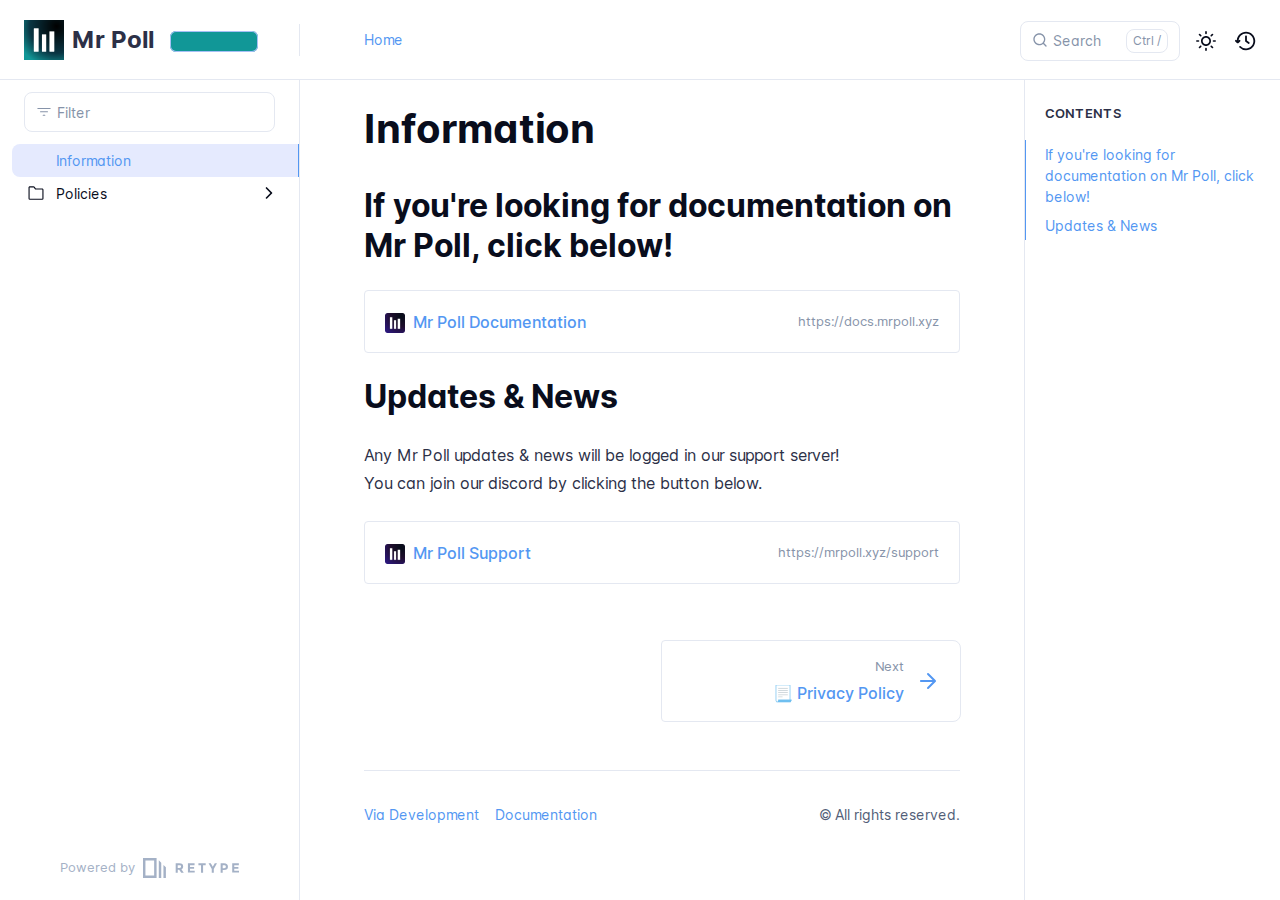
<file: index.html>
<!DOCTYPE html>
<html lang="en" class="h-full">
<head>
    <script defer data-domain="domain1.com,domain2.com" src="https://plausible.example.com/js/script.js"></script>

    <meta charset="UTF-8">
    <meta name="viewport" content="width=device-width,initial-scale=1">
    <meta name="turbo-cache-control" content="no-cache" data-turbo-track="reload" data-track-token="3.11.0.806527316537">

    <!-- See retype.com -->
    <meta name="generator" content="Retype 3.11.0">

    <!-- Primary Meta Tags -->
    <title>Information | Widgets</title>
    <meta name="title" content="Information | Widgets">
    <meta name="description" content="Mr Poll Documentation">

    <!-- Canonical -->
    <link rel="canonical" href="https://info.mrpoll.xyz/">

    <!-- Open Graph / Facebook -->
    <meta property="og:type" content="website">
    <meta property="og:url" content="https://info.mrpoll.xyz/">
    <meta property="og:title" content="Information | Widgets">
    <meta property="og:description" content="Mr Poll Documentation">

    <!-- Twitter -->
    <meta property="twitter:card" content="summary_large_image">
    <meta property="twitter:url" content="https://info.mrpoll.xyz/">
    <meta property="twitter:title" content="Information | Widgets">
    <meta property="twitter:description" content="Mr Poll Documentation">

    <script data-cfasync="false">(function(){var cl=document.documentElement.classList,ls=localStorage.getItem("retype_scheme"),hd=cl.contains("dark"),hl=cl.contains("light"),wm=window.matchMedia&&window.matchMedia("(prefers-color-scheme: dark)").matches;if(ls==="dark"||(!ls&&wm&&!hd&&!hl)){cl.remove("light");cl.add("dark")}else if(ls==="light"||(!ls&&!wm&&!hd&&!hl)){cl.remove("dark");cl.add("light")}})();</script>

    <link href="logo.png" rel="icon">
    <link href="resources/css/retype.css?v=3.11.0.806527316537" rel="stylesheet">

    <script data-cfasync="false" src="resources/js/config.js?v=3.11.0.806527316537" data-turbo-eval="false" defer></script>
    <script data-cfasync="false" src="resources/js/retype.js?v=3.11.0" data-turbo-eval="false" defer></script>
    <script id="lunr-js" data-cfasync="false" src="resources/js/lunr.js?v=3.11.0.806527316537" data-turbo-eval="false" defer></script>
</head>
<body>
    <div id="retype-app" class="relative text-base antialiased text-base-text bg-base-bg font-body">
        <div class="absolute bottom-0 left-0" style="top: 5rem; right: 50%"></div>
    
        <header id="retype-header" class="sticky top-0 z-30 flex w-full h-16 bg-header-bg border-b border-header-border md:h-20">
            <div class="container relative flex items-center justify-between pr-6 grow md:justify-start">
                <!-- Mobile menu button skeleton -->
                <button v-cloak class="skeleton retype-mobile-menu-button flex items-center justify-center shrink-0 overflow-hidden dark:text-white focus:outline-none rounded-full w-10 h-10 ml-3.5 md:hidden"><svg xmlns="http://www.w3.org/2000/svg" class="mb-px shrink-0" width="24" height="24" viewBox="0 0 24 24" role="presentation" style="margin-bottom: 0px;"><g fill="currentColor"><path d="M2 4h20v2H2zM2 11h20v2H2zM2 18h20v2H2z"></path></g></svg></button>
                <div v-cloak id="retype-sidebar-left-toggle-button"></div>
        
                <!-- Logo -->
                <div class="flex items-center justify-between h-full py-2 md:w-75">
                    <div class="flex items-center px-2 md:px-6">
                        <a id="retype-branding-logo" href="" class="flex items-center leading-snug text-2xl">
                            <span class="w-10 mr-2 grow-0 shrink-0 overflow-hidden">
                                <img class="max-h-10 dark:hidden md:inline-block" src="logo.png">
                                <img class="max-h-10 hidden dark:inline-block" src="logo.png">
                            </span>
                            <span class="dark:text-white font-bold line-clamp-1 md:line-clamp-2">Mr Poll</span>
                        </a><span id="retype-branding-label" class="inline-flex mt-1 px-2 py-1 ml-4 text-xs font-medium leading-none items-center rounded-md bg-branding-label-bg text-branding-label-text ring-1 ring-branding-label-border ring-inset md:inline-block">Information</span>
                    </div>
        
                    <span class="hidden h-8 border-r md:inline-block border-base-border"></span>
                </div>
        
                <div class="flex justify-between md:grow">
                    <!-- Top Nav -->
                    <nav id="retype-header-nav" class="hidden md:flex">
                        <ul class="flex flex-col mb-4 md:pl-16 md:mb-0 md:flex-row md:items-center">
                            <li class="mr-6">
                                <a class="py-2 md:mb-0 inline-flex items-center text-sm whitespace-nowrap transition-colors duration-200 ease-linear md:text-header-text font-header-text-weight hover:text-header-text-hover" href="https://info.mrpoll.xyz" target="_blank">Home</a>
                            </li>
        
                        </ul>
                    </nav>
        
                    <!-- Header Right Skeleton -->
                    <div v-cloak class="flex justify-end grow skeleton">
        
                        <!-- Search input mock -->
                        <div class="relative hidden w-40 lg:block lg:max-w-sm lg:ml-auto">
                            <div class="absolute flex items-center justify-center h-full pl-3 dark:text-dark-300">
                                <svg xmlns="http://www.w3.org/2000/svg" class="icon-base" width="16" height="16" viewBox="0 0 24 24" aria-labelledby="icon" role="presentation" style="margin-bottom: 1px;"><g fill="currentColor" ><path d="M21.71 20.29l-3.68-3.68A8.963 8.963 0 0020 11c0-4.96-4.04-9-9-9s-9 4.04-9 9 4.04 9 9 9c2.12 0 4.07-.74 5.61-1.97l3.68 3.68c.2.19.45.29.71.29s.51-.1.71-.29c.39-.39.39-1.03 0-1.42zM4 11c0-3.86 3.14-7 7-7s7 3.14 7 7c0 1.92-.78 3.66-2.04 4.93-.01.01-.02.01-.02.01-.01.01-.01.01-.01.02A6.98 6.98 0 0111 18c-3.86 0-7-3.14-7-7z" ></path></g></svg>
                            </div>
                            <input class="w-full h-10 placeholder-search-placeholder transition-colors duration-200 ease-in bg-search-bg border border-transparent rounded md:text-sm hover:border-search-border-hover focus:outline-none focus:border-search-border-focus" style="padding: 0.625rem 0.75rem 0.625rem 2rem" type="text" placeholder="Search">
                        </div>
        
                        <!-- Mobile search button -->
                        <div class="flex items-center justify-center w-10 h-10 lg:hidden">
                            <svg xmlns="http://www.w3.org/2000/svg" class="shrink-0 icon-base" width="20" height="20" viewBox="0 0 24 24" aria-labelledby="icon" role="presentation" style="margin-bottom: 0px;"><g fill="currentColor" ><path d="M21.71 20.29l-3.68-3.68A8.963 8.963 0 0020 11c0-4.96-4.04-9-9-9s-9 4.04-9 9 4.04 9 9 9c2.12 0 4.07-.74 5.61-1.97l3.68 3.68c.2.19.45.29.71.29s.51-.1.71-.29c.39-.39.39-1.03 0-1.42zM4 11c0-3.86 3.14-7 7-7s7 3.14 7 7c0 1.92-.78 3.66-2.04 4.93-.01.01-.02.01-.02.01-.01.01-.01.01-.01.02A6.98 6.98 0 0111 18c-3.86 0-7-3.14-7-7z" ></path></g></svg>
                        </div>
        
                        <!-- Dark mode switch placeholder -->
                        <div class="w-10 h-10 lg:ml-2"></div>
        
                        <!-- History button -->
                        <div class="flex items-center justify-center w-10 h-10" style="margin-right: -0.625rem;">
                            <svg xmlns="http://www.w3.org/2000/svg" class="shrink-0 icon-base" width="22" height="22" viewBox="0 0 24 24" aria-labelledby="icon" role="presentation" style="margin-bottom: 0px;"><g fill="currentColor" ><g ><path d="M12.01 6.01c-.55 0-1 .45-1 1V12a1 1 0 00.4.8l3 2.22a.985.985 0 001.39-.2.996.996 0 00-.21-1.4l-2.6-1.92V7.01c.02-.55-.43-1-.98-1z"></path><path d="M12.01 1.91c-5.33 0-9.69 4.16-10.05 9.4l-.29-.26a.997.997 0 10-1.34 1.48l1.97 1.79c.19.17.43.26.67.26s.48-.09.67-.26l1.97-1.79a.997.997 0 10-1.34-1.48l-.31.28c.34-4.14 3.82-7.41 8.05-7.41 4.46 0 8.08 3.63 8.08 8.09s-3.63 8.08-8.08 8.08c-2.18 0-4.22-.85-5.75-2.4a.996.996 0 10-1.42 1.4 10.02 10.02 0 007.17 2.99c5.56 0 10.08-4.52 10.08-10.08.01-5.56-4.52-10.09-10.08-10.09z"></path></g></g></svg>
                        </div>
                    </div>
        
                    <div v-cloak class="flex justify-end grow">
                        <div id="retype-mobile-search-button"></div>
                        <doc-search-desktop></doc-search-desktop>
        
                        <doc-theme-switch class="lg:ml-2"></doc-theme-switch>
                        <doc-history></doc-history>
                    </div>
                </div>
            </div>
        </header>
    
    
        <div id="retype-container" class="container relative flex bg-white">
            <!-- Sidebar Skeleton -->
            <div v-cloak class="fixed flex flex-col shrink-0 duration-300 ease-in-out bg-sidebar-left-bg border-sidebar-left-border sidebar top-20 w-75 border-r h-screen md:sticky transition-transform skeleton">
            
                <div class="flex items-center h-16 px-6">
                    <input class="w-full h-8 px-3 py-2 transition-colors duration-200 ease-linear bg-filter-bg border border-filter-border rounded shadow-none text-sm focus:outline-none focus:border-filter-border-focus" type="text" placeholder="Filter">
                </div>
            
                <div class="pl-6 mt-1 mb-4">
                    <div class="w-32 h-3 mb-4 bg-skeleton-bg rounded-full loading"></div>
                    <div class="w-48 h-3 mb-4 bg-skeleton-bg rounded-full loading"></div>
                    <div class="w-40 h-3 mb-4 bg-skeleton-bg rounded-full loading"></div>
                    <div class="w-32 h-3 mb-4 bg-skeleton-bg rounded-full loading"></div>
                    <div class="w-48 h-3 mb-4 bg-skeleton-bg rounded-full loading"></div>
                    <div class="w-40 h-3 mb-4 bg-skeleton-bg rounded-full loading"></div>
                </div>
            
                <div class="shrink-0 mt-auto bg-transparent dark:border-base-border">
                    <a class="flex items-center justify-center flex-nowrap h-16 text-gray-350 dark:text-dark-400 hover:text-gray-600 dark:hover:text-dark-300 transition-colors duration-150 ease-in docs-powered-by" target="_blank" href="https://retype.com/" rel="noopener">
                        <span class="text-xs whitespace-nowrap">Powered by</span>
                        <svg xmlns="http://www.w3.org/2000/svg" class="ml-2" fill="currentColor" width="96" height="20" overflow="visible"><path d="M0 0v20h13.59V0H0zm11.15 17.54H2.44V2.46h8.71v15.08zM15.8 20h2.44V4.67L15.8 2.22zM20.45 6.89V20h2.44V9.34z"/><g><path d="M40.16 8.44c0 1.49-.59 2.45-1.75 2.88l2.34 3.32h-2.53l-2.04-2.96h-1.43v2.96h-2.06V5.36h3.5c1.43 0 2.46.24 3.07.73s.9 1.27.9 2.35zm-2.48 1.1c.26-.23.38-.59.38-1.09 0-.5-.13-.84-.4-1.03s-.73-.28-1.39-.28h-1.54v2.75h1.5c.72 0 1.2-.12 1.45-.35zM51.56 5.36V7.2h-4.59v1.91h4.13v1.76h-4.13v1.92h4.74v1.83h-6.79V5.36h6.64zM60.09 7.15v7.48h-2.06V7.15h-2.61V5.36h7.28v1.79h-2.61zM70.81 14.64h-2.06v-3.66l-3.19-5.61h2.23l1.99 3.45 1.99-3.45H74l-3.19 5.61v3.66zM83.99 6.19c.65.55.97 1.4.97 2.55s-.33 1.98-1 2.51-1.68.8-3.04.8h-1.23v2.59h-2.06V5.36h3.26c1.42 0 2.45.28 3.1.83zm-1.51 3.65c.25-.28.37-.69.37-1.22s-.16-.92-.48-1.14c-.32-.23-.82-.34-1.5-.34H79.7v3.12h1.38c.68 0 1.15-.14 1.4-.42zM95.85 5.36V7.2h-4.59v1.91h4.13v1.76h-4.13v1.92H96v1.83h-6.79V5.36h6.64z"/></g></svg>
                    </a>
                </div>
            </div>
            
            <!-- Sidebar component -->
            <doc-sidebar v-cloak>
                <template #sidebar-footer>
                    <div class="shrink-0 mt-auto border-t md:bg-transparent md:border-none dark:border-base-border">
            
                        <div class="py-3 px-6 md:hidden border-b dark:border-base-border">
                            <nav>
                                <ul class="flex flex-wrap justify-center items-center">
                                    <li class="mr-6">
                                        <a class="block py-1 inline-flex items-center text-sm whitespace-nowrap transition-colors duration-200 ease-linear md:text-header-text font-header-text-weight hover:text-header-text-hover" href="https://info.mrpoll.xyz" target="_blank">Home</a>
                                    </li>
            
                                </ul>
                            </nav>
                        </div>
            
                        <a class="flex items-center justify-center flex-nowrap h-16 text-gray-350 dark:text-dark-400 hover:text-gray-600 dark:hover:text-dark-300 transition-colors duration-150 ease-in docs-powered-by" target="_blank" href="https://retype.com/" rel="noopener">
                            <span class="text-xs whitespace-nowrap">Powered by</span>
                            <svg xmlns="http://www.w3.org/2000/svg" class="ml-2" fill="currentColor" width="96" height="20" overflow="visible"><path d="M0 0v20h13.59V0H0zm11.15 17.54H2.44V2.46h8.71v15.08zM15.8 20h2.44V4.67L15.8 2.22zM20.45 6.89V20h2.44V9.34z"/><g><path d="M40.16 8.44c0 1.49-.59 2.45-1.75 2.88l2.34 3.32h-2.53l-2.04-2.96h-1.43v2.96h-2.06V5.36h3.5c1.43 0 2.46.24 3.07.73s.9 1.27.9 2.35zm-2.48 1.1c.26-.23.38-.59.38-1.09 0-.5-.13-.84-.4-1.03s-.73-.28-1.39-.28h-1.54v2.75h1.5c.72 0 1.2-.12 1.45-.35zM51.56 5.36V7.2h-4.59v1.91h4.13v1.76h-4.13v1.92h4.74v1.83h-6.79V5.36h6.64zM60.09 7.15v7.48h-2.06V7.15h-2.61V5.36h7.28v1.79h-2.61zM70.81 14.64h-2.06v-3.66l-3.19-5.61h2.23l1.99 3.45 1.99-3.45H74l-3.19 5.61v3.66zM83.99 6.19c.65.55.97 1.4.97 2.55s-.33 1.98-1 2.51-1.68.8-3.04.8h-1.23v2.59h-2.06V5.36h3.26c1.42 0 2.45.28 3.1.83zm-1.51 3.65c.25-.28.37-.69.37-1.22s-.16-.92-.48-1.14c-.32-.23-.82-.34-1.5-.34H79.7v3.12h1.38c.68 0 1.15-.14 1.4-.42zM95.85 5.36V7.2h-4.59v1.91h4.13v1.76h-4.13v1.92H96v1.83h-6.79V5.36h6.64z"/></g></svg>
                        </a>
                    </div>
                </template>
            </doc-sidebar>
    
            <div class="grow min-w-0 bg-body-bg">
                <!-- Render "toolbar" template here on api pages --><!-- Render page content -->
                <div class="flex">
                    <div id="retype-main" class="min-w-0 p-4 grow md:px-16">
                        <main class="relative pb-12 lg:pt-2">
                            <div class="retype-markdown" id="retype-content">
                                <!-- Rendered if sidebar right is enabled -->
                                <div id="retype-sidebar-right-toggle"></div>
                                <!-- Page content  -->
<doc-anchor-target id="information" class="break-words">
    <h1>
        <doc-anchor-trigger class="header-anchor-trigger" to="#information">#</doc-anchor-trigger>
        <span>Information</span>
    </h1>
</doc-anchor-target>
<doc-anchor-target id="if-youre-looking-for-documentation-on-mr-poll-click-below">
    <h2>
        <doc-anchor-trigger class="header-anchor-trigger" to="#if-youre-looking-for-documentation-on-mr-poll-click-below">#</doc-anchor-trigger>
        <span>If you&#x27;re looking for documentation on Mr Poll, click below!</span>
    </h2>
</doc-anchor-target>
<p>
<div class="mb-6 px-5 py-4 flex justify-between relative border border-base-border hover:border-base-border-hover rounded transition-colors duration-150">
    <div class="flex items-center text-base-500">
        <span class="inline-block mb-px">
            <img width="20" src="bot.png">
        </span>
        <span class="inline-block font-medium ml-2">Mr Poll Documentation</span>
    </div>
    <div class="flex items-center text-xs text-gray-400 dark:text-dark-400">
        <span>https://docs.mrpoll.xyz</span>
    </div>
    <a href="https://docs.mrpoll.xyz" class="absolute block inset-0"></a>
</div>
</p>
<doc-anchor-target id="updates--news">
    <h2>
        <doc-anchor-trigger class="header-anchor-trigger" to="#updates--news">#</doc-anchor-trigger>
        <span>Updates &amp; News</span>
    </h2>
</doc-anchor-target>
<p>Any Mr Poll updates &amp; news will be logged in our support server! <br />
You can join our discord by clicking the button below. </p>
<p>
<div class="mb-6 px-5 py-4 flex justify-between relative border border-base-border hover:border-base-border-hover rounded transition-colors duration-150">
    <div class="flex items-center text-base-500">
        <span class="inline-block mb-px">
            <img width="20" src="bot.png">
        </span>
        <span class="inline-block font-medium ml-2">Mr Poll Support</span>
    </div>
    <div class="flex items-center text-xs text-gray-400 dark:text-dark-400">
        <span>https://mrpoll.xyz/support</span>
    </div>
    <a href="https://mrpoll.xyz/support" class="absolute block inset-0"></a>
</div>
</p>

                                
                                <!-- Required only on API pages -->
                                <doc-toolbar-member-filter-no-results></doc-toolbar-member-filter-no-results>
                            </div>
                            <footer id="retype-content-footer" class="clear-both">
                            
                                <nav id="retype-nextprev" class="print:hidden flex mt-14">
                                    <div class="w-1/2">
                                    </div>
                            
                                    <div class="w-1/2">
                                        <a class="px-5 py-4 -mx-px h-full flex items-center justify-end break-normal font-medium text-body-link border border-base-border hover:border-base-border-hover rounded-l rounded-r-lg transition-colors duration-150 relative hover:z-5" href="policies/mr-poll-privacy/">
                                            <span>
                                                <span class="block text-xs font-normal text-right text-base-text-muted">Next</span>
                                                <span class="block mt-1">📃 Privacy Policy</span>
                                            </span>
                                            <svg xmlns="http://www.w3.org/2000/svg" class="ml-3" width="24" height="24" viewBox="0 0 24 24" fill="currentColor" overflow="visible"><path d="M19.92 12.38a1 1 0 00-.22-1.09l-7-7a.996.996 0 10-1.41 1.41l5.3 5.3H5c-.55 0-1 .45-1 1s.45 1 1 1h11.59l-5.29 5.29a.996.996 0 000 1.41c.19.2.44.3.7.3s.51-.1.71-.29l7-7c.09-.09.16-.21.21-.33z" /><path fill="none" d="M0 0h24v24H0z" /></svg>
                                        </a>
                                    </div>
                                </nav>
                            </footer>
                        </main>
                
                        <div id="retype-page-footer" class="print:border-none border-t border-base-border pt-6 mb-8">
                            <footer class="flex flex-wrap items-center justify-between print:justify-center">
                                <div id="retype-footer-links" class="print:hidden">
                                    <ul class="flex flex-wrap items-center text-sm">
                                        <li>
                                            <a class="block mr-4 py-2 text-sm whitespace-nowrap transition-colors duration-200 ease-linear text-footer-link hover:text-footer-link-hover md:mb-0" href="https://viadev.xyz/">Via Development</a>
                                        </li>
                                        <li>
                                            <a class="block mr-4 py-2 text-sm whitespace-nowrap transition-colors duration-200 ease-linear text-footer-link hover:text-footer-link-hover md:mb-0" href="https://docs.mrpoll.xyz">Documentation</a>
                                        </li>
                                    </ul>
                                </div>
                                <div id="retype-copyright" class="print:justify-center py-2 text-footer-text font-footer-link-weight text-sm leading-relaxed"><p>© All rights reserved.</p></div>
                            </footer>
                        </div>
                    </div>
                
                    <!-- Rendered if sidebar right is enabled -->
                    <!-- Sidebar right skeleton-->
                    <div v-cloak class="fixed top-0 bottom-0 right-0 translate-x-full bg-sidebar-right-bg border-sidebar-right-border lg:sticky lg:border-l lg:shrink-0 lg:pt-6 lg:transform-none sm:w-1/2 lg:w-64 lg:z-0 md:w-104 sidebar-right skeleton">
                        <div class="pl-5">
                            <div class="w-32 h-3 mb-4 bg-skeleton-bg rounded-full loading"></div>
                            <div class="w-48 h-3 mb-4 bg-skeleton-bg rounded-full loading"></div>
                            <div class="w-40 h-3 mb-4 bg-skeleton-bg rounded-full loading"></div>
                        </div>
                    </div>
                
                    <!-- User should be able to hide sidebar right -->
                    <doc-sidebar-right v-cloak></doc-sidebar-right>
                </div>

            </div>
        </div>
    
        <doc-search-mobile></doc-search-mobile>
        <doc-back-to-top></doc-back-to-top>
    </div>


    <div id="retype-overlay-target"></div>

    <script data-cfasync="false">window.__DOCS__ = { "title": "Information", isRoot: true, level: 0, icon: "file", hasPrism: false, hasMermaid: false, hasMath: false, tocDepth: 23 }</script>
</body>
</html>
</file>
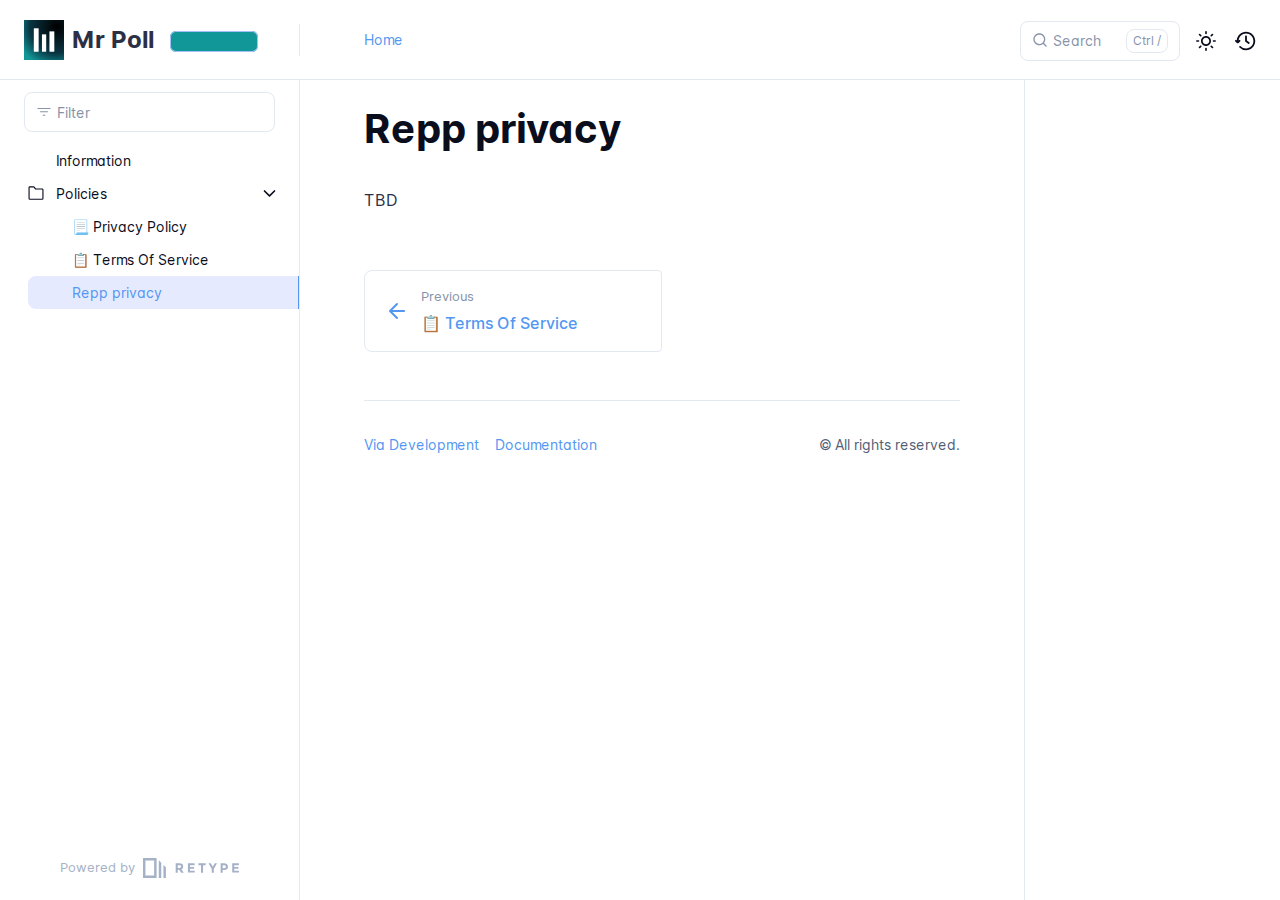
<file: policies/repp-privacy/index.html>
<!DOCTYPE html>
<html lang="en" class="h-full">
<head>
    <script defer data-domain="domain1.com,domain2.com" src="https://plausible.example.com/js/script.js"></script>

    <meta charset="UTF-8">
    <meta name="viewport" content="width=device-width,initial-scale=1">
    <meta name="turbo-cache-control" content="no-cache" data-turbo-track="reload" data-track-token="3.11.0.806388143033">

    <!-- See retype.com -->
    <meta name="generator" content="Retype 3.11.0">

    <!-- Primary Meta Tags -->
    <title>Repp privacy | Widgets</title>
    <meta name="title" content="Repp privacy | Widgets">
    <meta name="description" content="TBD">

    <!-- Canonical -->
    <link rel="canonical" href="https://info.mrpoll.xyz/policies/repp-privacy/">

    <!-- Open Graph / Facebook -->
    <meta property="og:type" content="website">
    <meta property="og:url" content="https://info.mrpoll.xyz/policies/repp-privacy/">
    <meta property="og:title" content="Repp privacy | Widgets">
    <meta property="og:description" content="TBD">

    <!-- Twitter -->
    <meta property="twitter:card" content="summary_large_image">
    <meta property="twitter:url" content="https://info.mrpoll.xyz/policies/repp-privacy/">
    <meta property="twitter:title" content="Repp privacy | Widgets">
    <meta property="twitter:description" content="TBD">

    <script data-cfasync="false">(function(){var cl=document.documentElement.classList,ls=localStorage.getItem("retype_scheme"),hd=cl.contains("dark"),hl=cl.contains("light"),wm=window.matchMedia&&window.matchMedia("(prefers-color-scheme: dark)").matches;if(ls==="dark"||(!ls&&wm&&!hd&&!hl)){cl.remove("light");cl.add("dark")}else if(ls==="light"||(!ls&&!wm&&!hd&&!hl)){cl.remove("dark");cl.add("light")}})();</script>

    <link href="../../logo.png" rel="icon">
    <link href="../../resources/css/retype.css?v=3.11.0.806388143033" rel="stylesheet">

    <script data-cfasync="false" src="../../resources/js/config.js?v=3.11.0.806388143033" data-turbo-eval="false" defer></script>
    <script data-cfasync="false" src="../../resources/js/retype.js?v=3.11.0" data-turbo-eval="false" defer></script>
    <script id="lunr-js" data-cfasync="false" src="../../resources/js/lunr.js?v=3.11.0.806388143033" data-turbo-eval="false" defer></script>
</head>
<body>
    <div id="retype-app" class="relative text-base antialiased text-base-text bg-base-bg font-body">
        <div class="absolute bottom-0 left-0" style="top: 5rem; right: 50%"></div>
    
        <header id="retype-header" class="sticky top-0 z-30 flex w-full h-16 bg-header-bg border-b border-header-border md:h-20">
            <div class="container relative flex items-center justify-between pr-6 grow md:justify-start">
                <!-- Mobile menu button skeleton -->
                <button v-cloak class="skeleton retype-mobile-menu-button flex items-center justify-center shrink-0 overflow-hidden dark:text-white focus:outline-none rounded-full w-10 h-10 ml-3.5 md:hidden"><svg xmlns="http://www.w3.org/2000/svg" class="mb-px shrink-0" width="24" height="24" viewBox="0 0 24 24" role="presentation" style="margin-bottom: 0px;"><g fill="currentColor"><path d="M2 4h20v2H2zM2 11h20v2H2zM2 18h20v2H2z"></path></g></svg></button>
                <div v-cloak id="retype-sidebar-left-toggle-button"></div>
        
                <!-- Logo -->
                <div class="flex items-center justify-between h-full py-2 md:w-75">
                    <div class="flex items-center px-2 md:px-6">
                        <a id="retype-branding-logo" href="../../" class="flex items-center leading-snug text-2xl">
                            <span class="w-10 mr-2 grow-0 shrink-0 overflow-hidden">
                                <img class="max-h-10 dark:hidden md:inline-block" src="../../logo.png">
                                <img class="max-h-10 hidden dark:inline-block" src="../../logo.png">
                            </span>
                            <span class="dark:text-white font-bold line-clamp-1 md:line-clamp-2">Mr Poll</span>
                        </a><span id="retype-branding-label" class="inline-flex mt-1 px-2 py-1 ml-4 text-xs font-medium leading-none items-center rounded-md bg-branding-label-bg text-branding-label-text ring-1 ring-branding-label-border ring-inset md:inline-block">Information</span>
                    </div>
        
                    <span class="hidden h-8 border-r md:inline-block border-base-border"></span>
                </div>
        
                <div class="flex justify-between md:grow">
                    <!-- Top Nav -->
                    <nav id="retype-header-nav" class="hidden md:flex">
                        <ul class="flex flex-col mb-4 md:pl-16 md:mb-0 md:flex-row md:items-center">
                            <li class="mr-6">
                                <a class="py-2 md:mb-0 inline-flex items-center text-sm whitespace-nowrap transition-colors duration-200 ease-linear md:text-header-text font-header-text-weight hover:text-header-text-hover" href="https://info.mrpoll.xyz" target="_blank">Home</a>
                            </li>
        
                        </ul>
                    </nav>
        
                    <!-- Header Right Skeleton -->
                    <div v-cloak class="flex justify-end grow skeleton">
        
                        <!-- Search input mock -->
                        <div class="relative hidden w-40 lg:block lg:max-w-sm lg:ml-auto">
                            <div class="absolute flex items-center justify-center h-full pl-3 dark:text-dark-300">
                                <svg xmlns="http://www.w3.org/2000/svg" class="icon-base" width="16" height="16" viewBox="0 0 24 24" aria-labelledby="icon" role="presentation" style="margin-bottom: 1px;"><g fill="currentColor" ><path d="M21.71 20.29l-3.68-3.68A8.963 8.963 0 0020 11c0-4.96-4.04-9-9-9s-9 4.04-9 9 4.04 9 9 9c2.12 0 4.07-.74 5.61-1.97l3.68 3.68c.2.19.45.29.71.29s.51-.1.71-.29c.39-.39.39-1.03 0-1.42zM4 11c0-3.86 3.14-7 7-7s7 3.14 7 7c0 1.92-.78 3.66-2.04 4.93-.01.01-.02.01-.02.01-.01.01-.01.01-.01.02A6.98 6.98 0 0111 18c-3.86 0-7-3.14-7-7z" ></path></g></svg>
                            </div>
                            <input class="w-full h-10 placeholder-search-placeholder transition-colors duration-200 ease-in bg-search-bg border border-transparent rounded md:text-sm hover:border-search-border-hover focus:outline-none focus:border-search-border-focus" style="padding: 0.625rem 0.75rem 0.625rem 2rem" type="text" placeholder="Search">
                        </div>
        
                        <!-- Mobile search button -->
                        <div class="flex items-center justify-center w-10 h-10 lg:hidden">
                            <svg xmlns="http://www.w3.org/2000/svg" class="shrink-0 icon-base" width="20" height="20" viewBox="0 0 24 24" aria-labelledby="icon" role="presentation" style="margin-bottom: 0px;"><g fill="currentColor" ><path d="M21.71 20.29l-3.68-3.68A8.963 8.963 0 0020 11c0-4.96-4.04-9-9-9s-9 4.04-9 9 4.04 9 9 9c2.12 0 4.07-.74 5.61-1.97l3.68 3.68c.2.19.45.29.71.29s.51-.1.71-.29c.39-.39.39-1.03 0-1.42zM4 11c0-3.86 3.14-7 7-7s7 3.14 7 7c0 1.92-.78 3.66-2.04 4.93-.01.01-.02.01-.02.01-.01.01-.01.01-.01.02A6.98 6.98 0 0111 18c-3.86 0-7-3.14-7-7z" ></path></g></svg>
                        </div>
        
                        <!-- Dark mode switch placeholder -->
                        <div class="w-10 h-10 lg:ml-2"></div>
        
                        <!-- History button -->
                        <div class="flex items-center justify-center w-10 h-10" style="margin-right: -0.625rem;">
                            <svg xmlns="http://www.w3.org/2000/svg" class="shrink-0 icon-base" width="22" height="22" viewBox="0 0 24 24" aria-labelledby="icon" role="presentation" style="margin-bottom: 0px;"><g fill="currentColor" ><g ><path d="M12.01 6.01c-.55 0-1 .45-1 1V12a1 1 0 00.4.8l3 2.22a.985.985 0 001.39-.2.996.996 0 00-.21-1.4l-2.6-1.92V7.01c.02-.55-.43-1-.98-1z"></path><path d="M12.01 1.91c-5.33 0-9.69 4.16-10.05 9.4l-.29-.26a.997.997 0 10-1.34 1.48l1.97 1.79c.19.17.43.26.67.26s.48-.09.67-.26l1.97-1.79a.997.997 0 10-1.34-1.48l-.31.28c.34-4.14 3.82-7.41 8.05-7.41 4.46 0 8.08 3.63 8.08 8.09s-3.63 8.08-8.08 8.08c-2.18 0-4.22-.85-5.75-2.4a.996.996 0 10-1.42 1.4 10.02 10.02 0 007.17 2.99c5.56 0 10.08-4.52 10.08-10.08.01-5.56-4.52-10.09-10.08-10.09z"></path></g></g></svg>
                        </div>
                    </div>
        
                    <div v-cloak class="flex justify-end grow">
                        <div id="retype-mobile-search-button"></div>
                        <doc-search-desktop></doc-search-desktop>
        
                        <doc-theme-switch class="lg:ml-2"></doc-theme-switch>
                        <doc-history></doc-history>
                    </div>
                </div>
            </div>
        </header>
    
    
        <div id="retype-container" class="container relative flex bg-white">
            <!-- Sidebar Skeleton -->
            <div v-cloak class="fixed flex flex-col shrink-0 duration-300 ease-in-out bg-sidebar-left-bg border-sidebar-left-border sidebar top-20 w-75 border-r h-screen md:sticky transition-transform skeleton">
            
                <div class="flex items-center h-16 px-6">
                    <input class="w-full h-8 px-3 py-2 transition-colors duration-200 ease-linear bg-filter-bg border border-filter-border rounded shadow-none text-sm focus:outline-none focus:border-filter-border-focus" type="text" placeholder="Filter">
                </div>
            
                <div class="pl-6 mt-1 mb-4">
                    <div class="w-32 h-3 mb-4 bg-skeleton-bg rounded-full loading"></div>
                    <div class="w-48 h-3 mb-4 bg-skeleton-bg rounded-full loading"></div>
                    <div class="w-40 h-3 mb-4 bg-skeleton-bg rounded-full loading"></div>
                    <div class="w-32 h-3 mb-4 bg-skeleton-bg rounded-full loading"></div>
                    <div class="w-48 h-3 mb-4 bg-skeleton-bg rounded-full loading"></div>
                    <div class="w-40 h-3 mb-4 bg-skeleton-bg rounded-full loading"></div>
                </div>
            
                <div class="shrink-0 mt-auto bg-transparent dark:border-base-border">
                    <a class="flex items-center justify-center flex-nowrap h-16 text-gray-350 dark:text-dark-400 hover:text-gray-600 dark:hover:text-dark-300 transition-colors duration-150 ease-in docs-powered-by" target="_blank" href="https://retype.com/" rel="noopener">
                        <span class="text-xs whitespace-nowrap">Powered by</span>
                        <svg xmlns="http://www.w3.org/2000/svg" class="ml-2" fill="currentColor" width="96" height="20" overflow="visible"><path d="M0 0v20h13.59V0H0zm11.15 17.54H2.44V2.46h8.71v15.08zM15.8 20h2.44V4.67L15.8 2.22zM20.45 6.89V20h2.44V9.34z"/><g><path d="M40.16 8.44c0 1.49-.59 2.45-1.75 2.88l2.34 3.32h-2.53l-2.04-2.96h-1.43v2.96h-2.06V5.36h3.5c1.43 0 2.46.24 3.07.73s.9 1.27.9 2.35zm-2.48 1.1c.26-.23.38-.59.38-1.09 0-.5-.13-.84-.4-1.03s-.73-.28-1.39-.28h-1.54v2.75h1.5c.72 0 1.2-.12 1.45-.35zM51.56 5.36V7.2h-4.59v1.91h4.13v1.76h-4.13v1.92h4.74v1.83h-6.79V5.36h6.64zM60.09 7.15v7.48h-2.06V7.15h-2.61V5.36h7.28v1.79h-2.61zM70.81 14.64h-2.06v-3.66l-3.19-5.61h2.23l1.99 3.45 1.99-3.45H74l-3.19 5.61v3.66zM83.99 6.19c.65.55.97 1.4.97 2.55s-.33 1.98-1 2.51-1.68.8-3.04.8h-1.23v2.59h-2.06V5.36h3.26c1.42 0 2.45.28 3.1.83zm-1.51 3.65c.25-.28.37-.69.37-1.22s-.16-.92-.48-1.14c-.32-.23-.82-.34-1.5-.34H79.7v3.12h1.38c.68 0 1.15-.14 1.4-.42zM95.85 5.36V7.2h-4.59v1.91h4.13v1.76h-4.13v1.92H96v1.83h-6.79V5.36h6.64z"/></g></svg>
                    </a>
                </div>
            </div>
            
            <!-- Sidebar component -->
            <doc-sidebar v-cloak>
                <template #sidebar-footer>
                    <div class="shrink-0 mt-auto border-t md:bg-transparent md:border-none dark:border-base-border">
            
                        <div class="py-3 px-6 md:hidden border-b dark:border-base-border">
                            <nav>
                                <ul class="flex flex-wrap justify-center items-center">
                                    <li class="mr-6">
                                        <a class="block py-1 inline-flex items-center text-sm whitespace-nowrap transition-colors duration-200 ease-linear md:text-header-text font-header-text-weight hover:text-header-text-hover" href="https://info.mrpoll.xyz" target="_blank">Home</a>
                                    </li>
            
                                </ul>
                            </nav>
                        </div>
            
                        <a class="flex items-center justify-center flex-nowrap h-16 text-gray-350 dark:text-dark-400 hover:text-gray-600 dark:hover:text-dark-300 transition-colors duration-150 ease-in docs-powered-by" target="_blank" href="https://retype.com/" rel="noopener">
                            <span class="text-xs whitespace-nowrap">Powered by</span>
                            <svg xmlns="http://www.w3.org/2000/svg" class="ml-2" fill="currentColor" width="96" height="20" overflow="visible"><path d="M0 0v20h13.59V0H0zm11.15 17.54H2.44V2.46h8.71v15.08zM15.8 20h2.44V4.67L15.8 2.22zM20.45 6.89V20h2.44V9.34z"/><g><path d="M40.16 8.44c0 1.49-.59 2.45-1.75 2.88l2.34 3.32h-2.53l-2.04-2.96h-1.43v2.96h-2.06V5.36h3.5c1.43 0 2.46.24 3.07.73s.9 1.27.9 2.35zm-2.48 1.1c.26-.23.38-.59.38-1.09 0-.5-.13-.84-.4-1.03s-.73-.28-1.39-.28h-1.54v2.75h1.5c.72 0 1.2-.12 1.45-.35zM51.56 5.36V7.2h-4.59v1.91h4.13v1.76h-4.13v1.92h4.74v1.83h-6.79V5.36h6.64zM60.09 7.15v7.48h-2.06V7.15h-2.61V5.36h7.28v1.79h-2.61zM70.81 14.64h-2.06v-3.66l-3.19-5.61h2.23l1.99 3.45 1.99-3.45H74l-3.19 5.61v3.66zM83.99 6.19c.65.55.97 1.4.97 2.55s-.33 1.98-1 2.51-1.68.8-3.04.8h-1.23v2.59h-2.06V5.36h3.26c1.42 0 2.45.28 3.1.83zm-1.51 3.65c.25-.28.37-.69.37-1.22s-.16-.92-.48-1.14c-.32-.23-.82-.34-1.5-.34H79.7v3.12h1.38c.68 0 1.15-.14 1.4-.42zM95.85 5.36V7.2h-4.59v1.91h4.13v1.76h-4.13v1.92H96v1.83h-6.79V5.36h6.64z"/></g></svg>
                        </a>
                    </div>
                </template>
            </doc-sidebar>
    
            <div class="grow min-w-0 bg-body-bg">
                <!-- Render "toolbar" template here on api pages --><!-- Render page content -->
                <div class="flex">
                    <div id="retype-main" class="min-w-0 p-4 grow md:px-16">
                        <main class="relative pb-12 lg:pt-2">
                            <div class="retype-markdown" id="retype-content">
                                <!-- Rendered if sidebar right is enabled -->
                                <div id="retype-sidebar-right-toggle"></div>
                                <!-- Page content  -->
<doc-anchor-target id="repp-privacy" class="break-words">
    <h1>
        <doc-anchor-trigger class="header-anchor-trigger" to="#repp-privacy">#</doc-anchor-trigger>
        <span>Repp privacy</span>
    </h1>
</doc-anchor-target>
<p>TBD</p>

                                
                                <!-- Required only on API pages -->
                                <doc-toolbar-member-filter-no-results></doc-toolbar-member-filter-no-results>
                            </div>
                            <footer id="retype-content-footer" class="clear-both">
                            
                                <nav id="retype-nextprev" class="print:hidden flex mt-14">
                                    <div class="w-1/2">
                                        <a class="px-5 py-4 h-full flex items-center break-normal font-medium text-body-link border border-base-border hover:border-base-border-hover rounded-r rounded-l-lg transition-colors duration-150 relative hover:z-5" href="../../policies/via-terms/">
                                            <svg xmlns="http://www.w3.org/2000/svg" class="mr-3" width="24" height="24" viewBox="0 0 24 24" fill="currentColor" overflow="visible"><path d="M19 11H7.41l5.29-5.29a.996.996 0 10-1.41-1.41l-7 7a1 1 0 000 1.42l7 7a1.024 1.024 0 001.42-.01.996.996 0 000-1.41L7.41 13H19c.55 0 1-.45 1-1s-.45-1-1-1z" /><path fill="none" d="M0 0h24v24H0z" /></svg>
                                            <span>
                                                <span class="block text-xs font-normal text-base-text-muted">Previous</span>
                                                <span class="block mt-1">📋 Terms Of Service</span>
                                            </span>
                                        </a>
                                    </div>
                            
                                    <div class="w-1/2">
                                    </div>
                                </nav>
                            </footer>
                        </main>
                
                        <div id="retype-page-footer" class="print:border-none border-t border-base-border pt-6 mb-8">
                            <footer class="flex flex-wrap items-center justify-between print:justify-center">
                                <div id="retype-footer-links" class="print:hidden">
                                    <ul class="flex flex-wrap items-center text-sm">
                                        <li>
                                            <a class="block mr-4 py-2 text-sm whitespace-nowrap transition-colors duration-200 ease-linear text-footer-link hover:text-footer-link-hover md:mb-0" href="https://viadev.xyz/">Via Development</a>
                                        </li>
                                        <li>
                                            <a class="block mr-4 py-2 text-sm whitespace-nowrap transition-colors duration-200 ease-linear text-footer-link hover:text-footer-link-hover md:mb-0" href="https://docs.mrpoll.xyz">Documentation</a>
                                        </li>
                                    </ul>
                                </div>
                                <div id="retype-copyright" class="print:justify-center py-2 text-footer-text font-footer-link-weight text-sm leading-relaxed"><p>© All rights reserved.</p></div>
                            </footer>
                        </div>
                    </div>
                
                    <!-- Rendered if sidebar right is enabled -->
                    <!-- Sidebar right skeleton-->
                    <div v-cloak class="fixed top-0 bottom-0 right-0 translate-x-full bg-sidebar-right-bg border-sidebar-right-border lg:sticky lg:border-l lg:shrink-0 lg:pt-6 lg:transform-none sm:w-1/2 lg:w-64 lg:z-0 md:w-104 sidebar-right skeleton">
                        <div class="pl-5">
                            <div class="w-32 h-3 mb-4 bg-skeleton-bg rounded-full loading"></div>
                            <div class="w-48 h-3 mb-4 bg-skeleton-bg rounded-full loading"></div>
                            <div class="w-40 h-3 mb-4 bg-skeleton-bg rounded-full loading"></div>
                        </div>
                    </div>
                
                    <!-- User should be able to hide sidebar right -->
                    <doc-sidebar-right v-cloak></doc-sidebar-right>
                </div>

            </div>
        </div>
    
        <doc-search-mobile></doc-search-mobile>
        <doc-back-to-top></doc-back-to-top>
    </div>


    <div id="retype-overlay-target"></div>

    <script data-cfasync="false">window.__DOCS__ = { "title": "Repp privacy", level: 2, icon: "file", hasPrism: false, hasMermaid: false, hasMath: false, tocDepth: 23 }</script>
</body>
</html>
</file>
